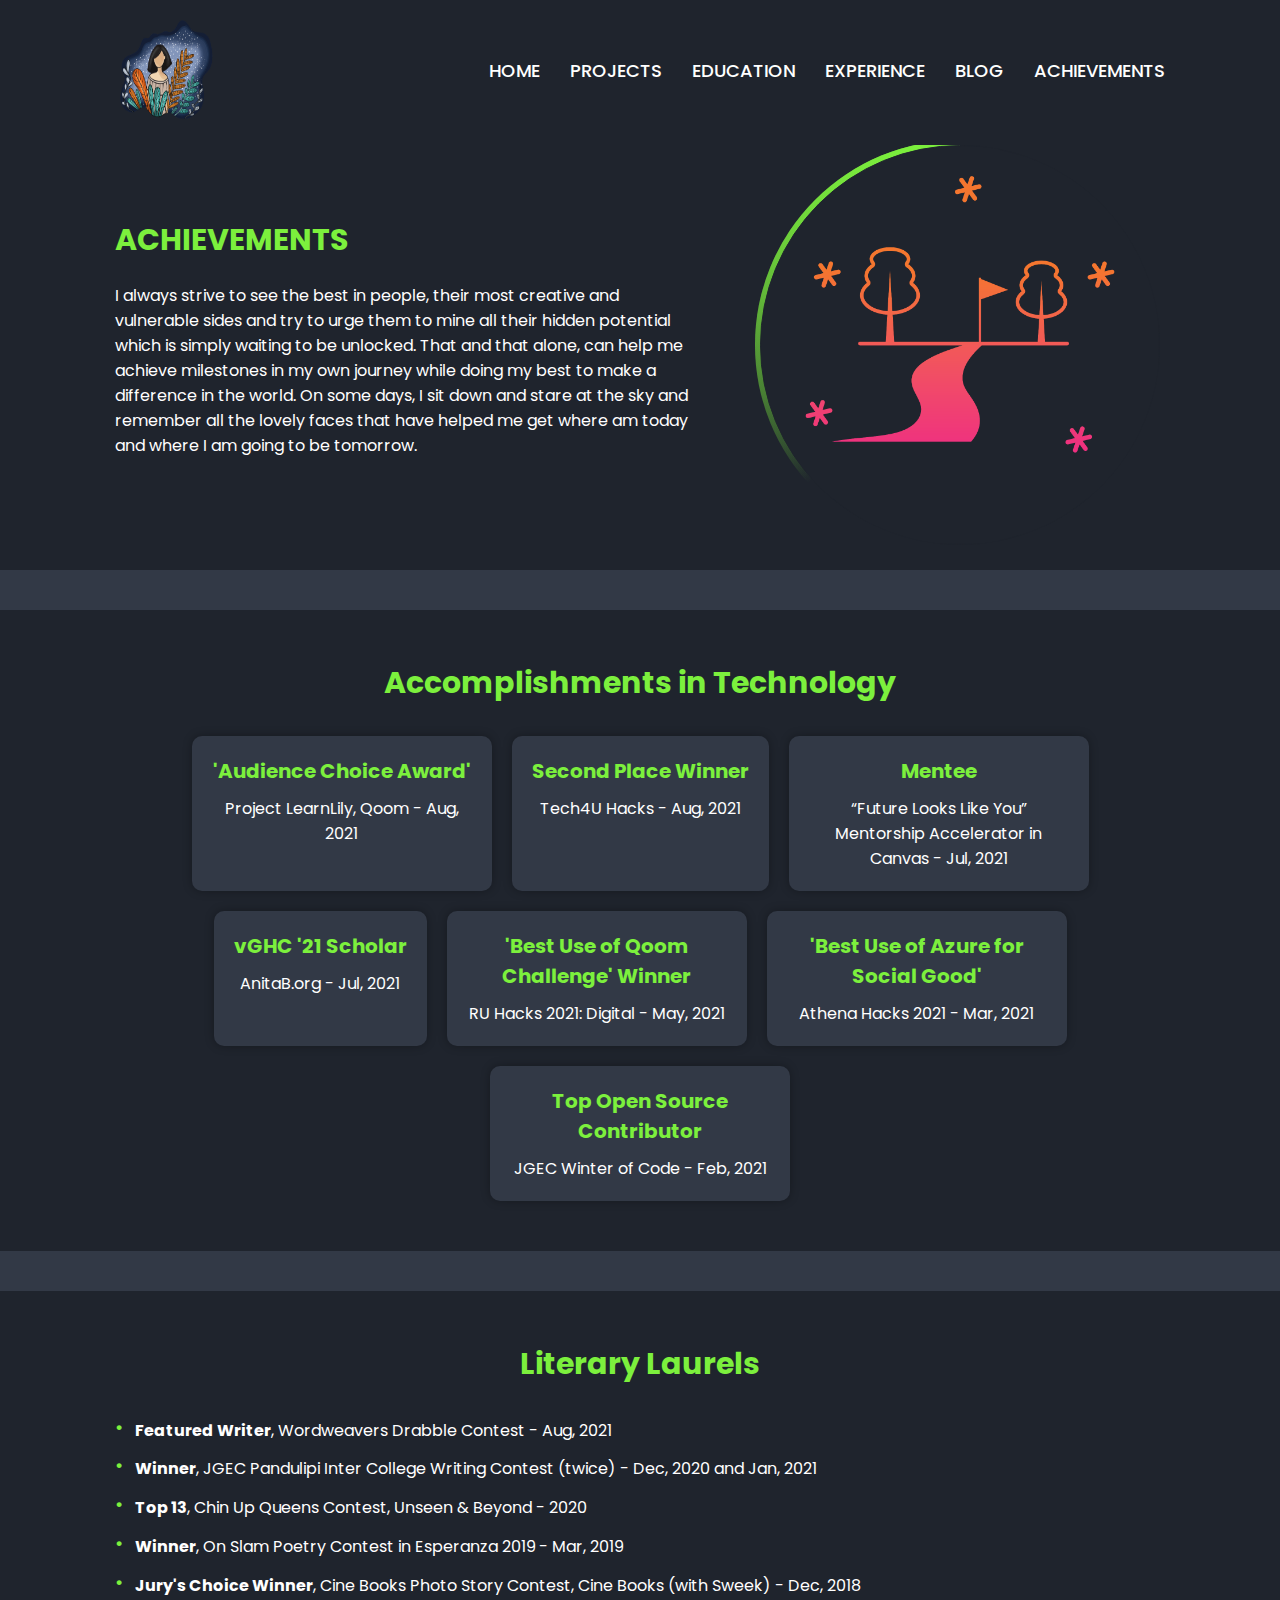
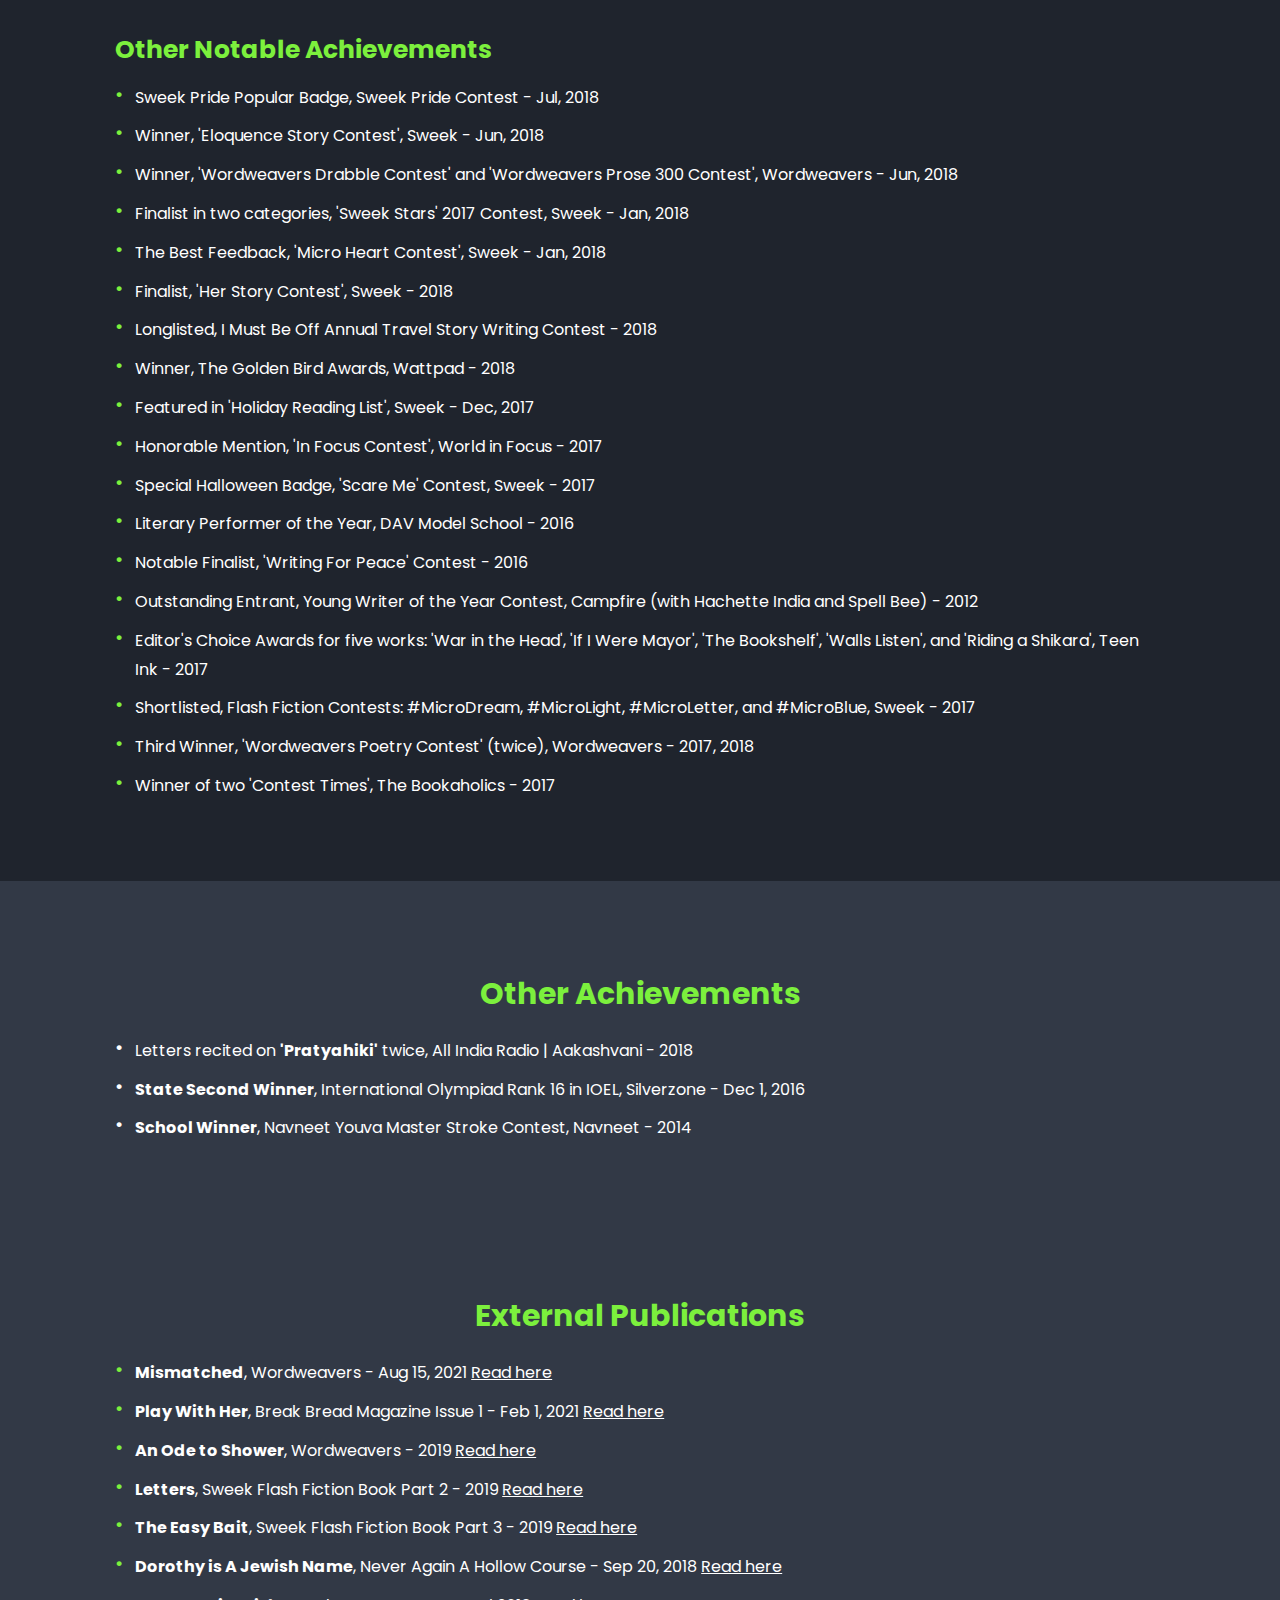
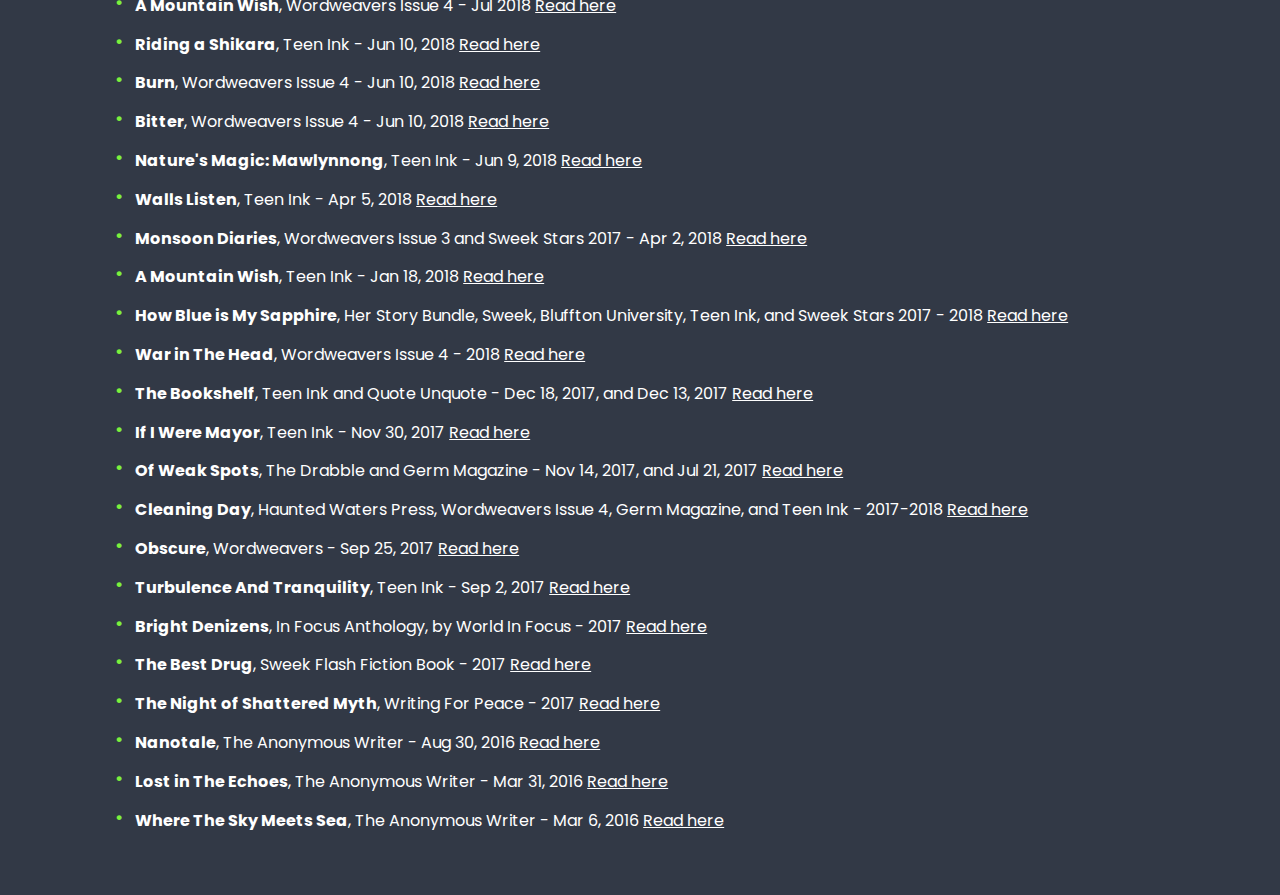
<file: achivements.html>
<!DOCTYPE html>
<html lang="en">
  <head>
    <meta charset="UTF-8" />
    <meta name="viewport" content="width=device-width, initial-scale=1.0" />
    <link rel="stylesheet" href="css/achivements.css" />
    <title>Document</title>
  </head>
  <body>
    <header>
      <img src="assets/logo.png" class="logo" />
      <i class="bx bx-menu" id="menu-icon"></i>
      <nav>
        <div class="nav-links">
          <a href="index.html" class="active">HOME</a>
          <a href="projects.html">PROJECTS</a>
          <a href="education.html">EDUCATION</a>
          <a href="experience.html">EXPERIENCE</a>
          <a href="blogs.html">BLOG</a>
          <a href="achivements.html">ACHIEVEMENTS</a>
        </div>
      </nav>
    </header>

    <section class="home">
      <div class="home-details">
        <h1>ACHIEVEMENTS</h1>

        <p>
          I always strive to see the best in people, their most creative and
          vulnerable sides and try to urge them to mine all their hidden
          potential which is simply waiting to be unlocked. That and that alone,
          can help me achieve milestones in my own journey while doing my best
          to make a difference in the world. On some days, I sit down and stare
          at the sky and remember all the lovely faces that have helped me get
          where am today and where I am going to be tomorrow.
        </p>
      </div>

      <div class="home-img">
        <div class="img-box">
          <div class="img-item">
            <img src="assets/achievements.png" alt="" />
          </div>
        </div>
      </div>
    </section>

    <section class="achievements">
      <h2>Accomplishments in Technology</h2>
      <div class="achievement-cards">
        <div class="card">
          <h3>'Audience Choice Award'</h3>
          <p>Project LearnLily, Qoom - Aug, 2021</p>
        </div>
        <div class="card">
          <h3>Second Place Winner</h3>
          <p>Tech4U Hacks - Aug, 2021</p>
        </div>
        <div class="card">
          <h3>Mentee</h3>
          <p>
            “Future Looks Like You” Mentorship Accelerator in Canvas - Jul, 2021
          </p>
        </div>
        <div class="card">
          <h3>vGHC '21 Scholar</h3>
          <p>AnitaB.org - Jul, 2021</p>
        </div>
        <div class="card">
          <h3>'Best Use of Qoom Challenge' Winner</h3>
          <p>RU Hacks 2021: Digital - May, 2021</p>
        </div>
        <div class="card">
          <h3>'Best Use of Azure for Social Good'</h3>
          <p>Athena Hacks 2021 - Mar, 2021</p>
        </div>
        <div class="card">
          <h3>Top Open Source Contributor</h3>
          <p>JGEC Winter of Code - Feb, 2021</p>
        </div>
      </div>
    </section>

    <section class="literary-laurels">
      <h2>Literary Laurels</h2>

      <div class="subsection">
        <ul>
          <li>
            <strong>Featured Writer</strong>, Wordweavers Drabble Contest - Aug,
            2021
          </li>
          <li>
            <strong>Winner</strong>, JGEC Pandulipi Inter College Writing
            Contest (twice) - Dec, 2020 and Jan, 2021
          </li>
          <li>
            <strong>Top 13</strong>, Chin Up Queens Contest, Unseen & Beyond -
            2020
          </li>
          <li>
            <strong>Winner</strong>, On Slam Poetry Contest in Esperanza 2019 -
            Mar, 2019
          </li>
          <li>
            <strong>Jury's Choice Winner</strong>, Cine Books Photo Story
            Contest, Cine Books (with Sweek) - Dec, 2018
          </li>
        </ul>
      </div>

      <div class="subsection">
        <h3>Other Notable Achievements</h3>
        <ul>
          <li>Sweek Pride Popular Badge, Sweek Pride Contest - Jul, 2018</li>
          <li>Winner, 'Eloquence Story Contest', Sweek - Jun, 2018</li>
          <li>
            Winner, 'Wordweavers Drabble Contest' and 'Wordweavers Prose 300
            Contest', Wordweavers - Jun, 2018
          </li>
          <li>
            Finalist in two categories, 'Sweek Stars' 2017 Contest, Sweek - Jan,
            2018
          </li>
          <li>The Best Feedback, 'Micro Heart Contest', Sweek - Jan, 2018</li>
          <li>Finalist, 'Her Story Contest', Sweek - 2018</li>
          <li>
            Longlisted, I Must Be Off Annual Travel Story Writing Contest - 2018
          </li>
          <li>Winner, The Golden Bird Awards, Wattpad - 2018</li>
          <li>Featured in 'Holiday Reading List', Sweek - Dec, 2017</li>
          <li>Honorable Mention, 'In Focus Contest', World in Focus - 2017</li>
          <li>Special Halloween Badge, 'Scare Me' Contest, Sweek - 2017</li>
          <li>Literary Performer of the Year, DAV Model School - 2016</li>
          <li>Notable Finalist, 'Writing For Peace' Contest - 2016</li>
          <li>
            Outstanding Entrant, Young Writer of the Year Contest, Campfire
            (with Hachette India and Spell Bee) - 2012
          </li>
          <li>
            Editor's Choice Awards for five works: 'War in the Head', 'If I Were
            Mayor', 'The Bookshelf', 'Walls Listen', and 'Riding a Shikara',
            Teen Ink - 2017
          </li>
          <li>
            Shortlisted, Flash Fiction Contests: #MicroDream, #MicroLight,
            #MicroLetter, and #MicroBlue, Sweek - 2017
          </li>
          <li>
            Third Winner, 'Wordweavers Poetry Contest' (twice), Wordweavers -
            2017, 2018
          </li>
          <li>Winner of two 'Contest Times', The Bookaholics - 2017</li>
        </ul>
      </div>
    </section>

    <section class="other-achievements">
      <h2>Other Achievements</h2>

      <ul>
        <li>
          Letters recited on <strong>'Pratyahiki'</strong> twice, All India
          Radio | Aakashvani - 2018
        </li>
        <li>
          <strong>State Second Winner</strong>, International Olympiad Rank 16
          in IOEL, Silverzone - Dec 1, 2016
        </li>
        <li>
          <strong>School Winner</strong>, Navneet Youva Master Stroke Contest,
          Navneet - 2014
        </li>
      </ul>
    </section>

    <section class="external-publications">
      <h2>External Publications</h2>
      <ul>
        <li>
          <strong>Mismatched</strong>, Wordweavers - Aug 15, 2021
          <a
            href="https://www.wordweavers.in/2021/08/drabble-2021-winners-featured-writers.html"
            target="_blank"
            >Read here</a
          >
        </li>
        <li>
          <strong>Play With Her</strong>, Break Bread Magazine Issue 1 - Feb 1,
          2021
          <a
            href="https://www.breakbreadproject.org/breakbread1/fiction-roy"
            target="_blank"
            >Read here</a
          >
        </li>
        <li>
          <strong>An Ode to Shower</strong>, Wordweavers - 2019
          <a
            href="https://www.wordweavers.in/2019/08/poetry-2019-longlist-swatilekha-roy.html"
            target="_blank"
            >Read here</a
          >
        </li>
        <li>
          <strong>Letters</strong>, Sweek Flash Fiction Book Part 2 - 2019
          <a
            href="https://publishin.sweek.com/shop/index.php/catalog/product/view/id/447559/s/sweek-flash-fiction-book-part-2-204804-publishin-sweek-com/"
            target="_blank"
            >Read here</a
          >
        </li>
        <li>
          <strong>The Easy Bait</strong>, Sweek Flash Fiction Book Part 3 - 2019
          <a href="#" target="_blank">Read here</a>
        </li>
        <li>
          <strong>Dorothy is A Jewish Name</strong>, Never Again A Hollow Course
          - Sep 20, 2018
          <a
            href="https://www.goodreads.com/book/show/42079481-never-again-a-hollow-course"
            target="_blank"
            >Read here</a
          >
        </li>
        <li>
          <strong>A Mountain Wish</strong>, Wordweavers Issue 4 - Jul 2018
          <a
            href="https://www.wordweavers.in/2018/06/prose-500-2018-winners-featured-writers.html"
            target="_blank"
            >Read here</a
          >
        </li>
        <li>
          <strong>Riding a Shikara</strong>, Teen Ink - Jun 10, 2018
          <a
            href="https://www.teenink.com/nonfiction/travel_culture/article/999238/Riding-A-Shikara"
            target="_blank"
            >Read here</a
          >
        </li>
        <li>
          <strong>Burn</strong>, Wordweavers Issue 4 - Jun 10, 2018
          <a
            href="https://www.wordweavers.in/2018/06/drabble-microfiction-winners-featured.html"
            target="_blank"
            >Read here</a
          >
        </li>
        <li>
          <strong>Bitter</strong>, Wordweavers Issue 4 - Jun 10, 2018
          <a
            href="https://www.wordweavers.in/2018/06/prose-300-2018-winners-featured-writers.html"
            target="_blank"
            >Read here</a
          >
        </li>
        <li>
          <strong>Nature's Magic: Mawlynnong</strong>, Teen Ink - Jun 9, 2018
          <a
            href="https://www.teenink.com/nonfiction/travel_culture/article/999130/Natures-Magic-Mawlynnong"
            target="_blank"
            >Read here</a
          >
        </li>
        <li>
          <strong>Walls Listen</strong>, Teen Ink - Apr 5, 2018
          <a
            href="https://www.teenink.com/poetry/free_verse/article/989470/Walls-Listen"
            target="_blank"
            >Read here</a
          >
        </li>
        <li>
          <strong>Monsoon Diaries</strong>, Wordweavers Issue 3 and Sweek Stars
          2017 - Apr 2, 2018
          <a
            href="https://wordweaversdotin.wordpress.com/2018/04/12/featured-writer-swatilekha-roy-short-story-2017/"
            target="_blank"
            >Read here</a
          >
        </li>
        <li>
          <strong>A Mountain Wish</strong>, Teen Ink - Jan 18, 2018
          <a
            href="https://www.teenink.com/nonfiction/travel_culture/article/979268/A-Mountain-Wish"
            target="_blank"
            >Read here</a
          >
        </li>
        <li>
          <strong>How Blue is My Sapphire</strong>, Her Story Bundle, Sweek,
          Bluffton University, Teen Ink, and Sweek Stars 2017 - 2018
          <a
            href="https://www.teenink.com/fiction/realistic_fiction/article/957171/How-Blue-Is-My-Sapphire"
            target="_blank"
            >Read here</a
          >
        </li>
        <li>
          <strong>War in The Head</strong>, Wordweavers Issue 4 - 2018
          <a
            href="https://wordweaversdotin.wordpress.com/2018/10/05/short-story-2018-featured-writer-swatilekha-roy/"
            target="_blank"
            >Read here</a
          >
        </li>
        <li>
          <strong>The Bookshelf</strong>, Teen Ink and Quote Unquote - Dec 18,
          2017, and Dec 13, 2017
          <a
            href="https://www.teenink.com/fiction/romance/article/975792/The-Bookshelf"
            target="_blank"
            >Read here</a
          >
        </li>
        <li>
          <strong>If I Were Mayor</strong>, Teen Ink - Nov 30, 2017
          <a
            href="https://www.teenink.com/opinion/current_events_politics/article/972860/If-I-Were-Mayor"
            target="_blank"
            >Read here</a
          >
        </li>
        <li>
          <strong>Of Weak Spots</strong>, The Drabble and Germ Magazine - Nov
          14, 2017, and Jul 21, 2017
          <a
            href="https://thedrabble.wordpress.com/2017/11/14/of-weak-spots/"
            target="_blank"
            >Read here</a
          >
        </li>
        <li>
          <strong>Cleaning Day</strong>, Haunted Waters Press, Wordweavers Issue
          4, Germ Magazine, and Teen Ink - 2017-2018
          <a
            href="https://www.teenink.com/poetry/free_verse/article/962755/Cleaning-Day"
            target="_blank"
            >Read here</a
          >
        </li>
        <li>
          <strong>Obscure</strong>, Wordweavers - Sep 25, 2017
          <a
            href="https://www.wordweavers.in/2017/09/poetry-2017-thirdprize-swatilekha-roy.html"
            target="_blank"
            >Read here</a
          >
        </li>
        <li>
          <strong>Turbulence And Tranquility</strong>, Teen Ink - Sep 2, 2017
          <a
            href="https://www.teenink.com/nonfiction/memoir/article/963069/Turbulence-And-Tranquility"
            target="_blank"
            >Read here</a
          >
        </li>
        <li>
          <strong>Bright Denizens</strong>, In Focus Anthology, by World In
          Focus - 2017
          <a
            href="https://c8899b5f-9ff2-4649-a15b-d63187455cd6.filesusr.com/ugd/650a8e_095ec67e220b4e769c1086fbec096848.pdf"
            target="_blank"
            >Read here</a
          >
        </li>
        <li>
          <strong>The Best Drug</strong>, Sweek Flash Fiction Book - 2017
          <a
            href="https://store.whitefalconpublishing.com/products/sweek-flash-fiction-book"
            target="_blank"
            >Read here</a
          >
        </li>
        <li>
          <strong>The Night of Shattered Myth</strong>, Writing For Peace - 2017
          <a
            href="https://writingforpeace.org/the-night-of-shattered-myth-by-swatilekha-roy/"
            target="_blank"
            >Read here</a
          >
        </li>
        <li>
          <strong>Nanotale</strong>, The Anonymous Writer - Aug 30, 2016
          <a
            href="https://www.facebook.com/TheAnonymousWriter/photos/nanotale-%7C-sent-by-swatilekha/1137916332914068/"
            target="_blank"
            >Read here</a
          >
        </li>
        <li>
          <strong>Lost in The Echoes</strong>, The Anonymous Writer - Mar 31,
          2016
          <a
            href="https://www.hugedomains.com/domain_profile.cfm?d=theanonymouswriter.com"
            target="_blank"
            >Read here</a
          >
        </li>
        <li>
          <strong>Where The Sky Meets Sea</strong>, The Anonymous Writer - Mar
          6, 2016
          <a
            href="https://www.hugedomains.com/domain_profile.cfm?d=theanonymouswriter.com"
            target="_blank"
            >Read here</a
          >
        </li>
      </ul>
    </section>
  </body>
</html>
</file>
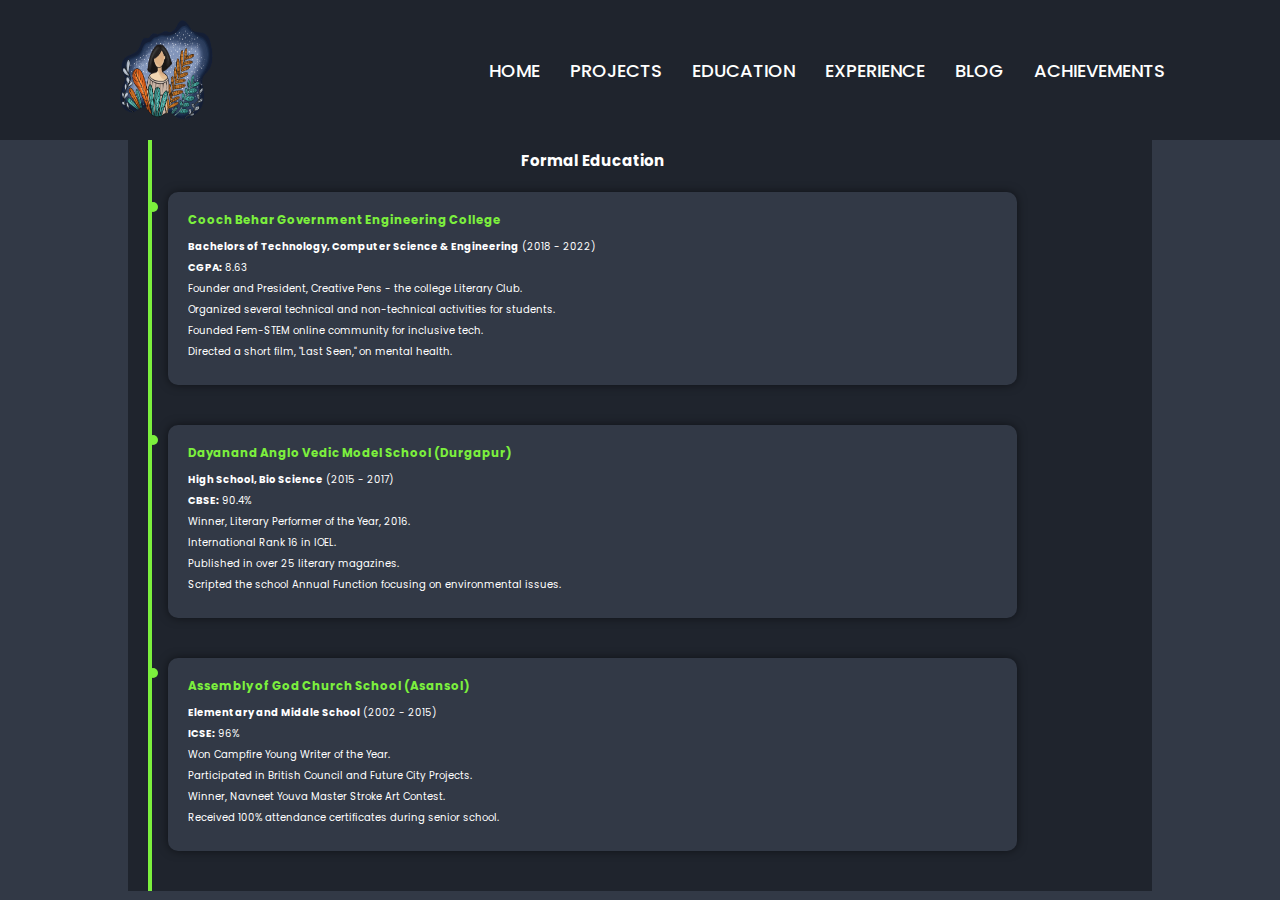
<file: education.html>
<!DOCTYPE html>
<html lang="en">
  <head>
    <meta charset="UTF-8" />
    <meta name="viewport" content="width=device-width, initial-scale=1.0" />
    <link rel="stylesheet" href="css/education.css" />
    <title>Formal Education</title>
  </head>
  <body>
    <header>
      <img src="assets/logo.png" class="logo" />
      <i class="bx bx-menu" id="menu-icon"></i>
      <nav>
        <div class="nav-links">
          <a href="index.html" class="active">HOME</a>
          <a href="projects.html">PROJECTS</a>
          <a href="education.html">EDUCATION</a>
          <a href="experience.html">EXPERIENCE</a>
          <a href="blogs.html">BLOG</a>
          <a href="achivements.html">ACHIEVEMENTS</a>
        </div>
      </nav>
    </header>

    <section class="education-section">
      <h2>Formal Education</h2>

      <div class="education-item">
        <h3>Cooch Behar Government Engineering College</h3>
        <p>
          <strong
            >Bachelors of Technology, Computer Science & Engineering</strong
          >
          (2018 - 2022)
        </p>
        <p><strong>CGPA:</strong> 8.63</p>
        <ul>
          <li>
            Founder and President, Creative Pens - the college Literary Club.
          </li>
          <li>
            Organized several technical and non-technical activities for
            students.
          </li>
          <li>Founded Fem-STEM online community for inclusive tech.</li>
          <li>Directed a short film, "Last Seen," on mental health.</li>
        </ul>
      </div>

      <div class="education-item">
        <h3>Dayanand Anglo Vedic Model School (Durgapur)</h3>
        <p><strong>High School, Bio Science</strong> (2015 - 2017)</p>
        <p><strong>CBSE:</strong> 90.4%</p>
        <ul>
          <li>Winner, Literary Performer of the Year, 2016.</li>
          <li>International Rank 16 in IOEL.</li>
          <li>Published in over 25 literary magazines.</li>
          <li>
            Scripted the school Annual Function focusing on environmental
            issues.
          </li>
        </ul>
      </div>

      <div class="education-item">
        <h3>Assembly of God Church School (Asansol)</h3>
        <p><strong>Elementary and Middle School</strong> (2002 - 2015)</p>
        <p><strong>ICSE:</strong> 96%</p>
        <ul>
          <li>Won Campfire Young Writer of the Year.</li>
          <li>Participated in British Council and Future City Projects.</li>
          <li>Winner, Navneet Youva Master Stroke Art Contest.</li>
          <li>Received 100% attendance certificates during senior school.</li>
        </ul>
      </div>
    </section>
  </body>
</html>
</file>
<file: css/achivements.css>
@import url('https://fonts.googleapis.com/css2?family=Poppins:wght@400;500;700&display=swap');
 
* {
  font-family: "Poppins", sans-serif;
  margin: 0;
  padding: 0;
  box-sizing: border-box;
  text-decoration: none;
  border: none;
  outline: none;
}

:root {
  --bg-color: #1f242d;
  --second-bg-color: #323946;
  --main-color: #7cf03d;
  --white-color: #fff;
  --disabled-color: #fff3;
}

html {
  font-size: 62.5%;
}

body {
  display: flex;
  flex-direction: column;
  min-height: 100vh;
  color: var(--white-color);
  background-color: var(--second-bg-color);
}

/* Navigation Bar Styling */
header {
  position: fixed;
  top: 0;
  left: 0;
  width: 100%;
  padding: 2rem 9%;
  background-color: var(--bg-color);
  display: flex;
  justify-content: space-between;
  align-items: center;
  z-index: 100;
}

.logo {
  height: 100px;
  width: 100px;
  color: var(--white-color);
}

nav {
  display: flex;
  justify-content: flex-end;
}

nav .nav-links {
  display: flex;
  gap: 3rem;
}

nav a {
  color: var(--white-color);
  font-size: 1.8rem;
  font-weight: 500;
  transition: color 0.3s;
}

nav a:hover {
  color: var(--main-color);
}

#menu-icon {
  font-size: 2.5rem;
  display: none;
  cursor: pointer;
}

/* Media Queries for Mobile */
@media (max-width: 768px) {
  /* Hide the navbar links by default on small screens */
  .nav-links {
    display: none;
    flex-direction: column;
    gap: 1.5rem;
    position: absolute;
    top: 5rem;
    right: 2rem;
    background-color: var(--bg-color);
    padding: 2rem;
    border-radius: 1rem;
    box-shadow: 0 0 10px rgba(0, 0, 0, 0.3);
  }

  /* Display the hamburger icon on small screens */
  #menu-icon {
    display: block;
  }

  /* Show the navigation links when the menu icon is clicked */
  .nav-links.show {
    display: flex;
  }

  nav a {
    font-size: 2rem;
  }
}
/*
/* Home Section Styling */
/* Heading Section Styling */

section {
  padding: 10rem 9% 2rem;
  background: var(--bg-color);
  margin-top: 4rem;
}



.home {
  display: flex;
  align-items: center;
  gap: 5rem;
}

.home-details h1 {
  font-size: clamp(3.5rem, 10vw, 5.5rem);
}

.home-details h2 {
  display: inline-block;
  font-size: 3.2rem;
  margin-top: -1rem;
}

.home-details h2 span {
  position: relative;
  display: inline-block;
  color: transparent;
  -webkit-text-stroke: 0.07rem var(--main-color);
  animation: display-text 16s linear infinite;
  animation-delay: calc(-4s * var(--i));
}

@keyframes display-text {
  25%, 100% {
    display: none;
  }
}

.home-details h2 span::before {
  content: attr(data-text);
  position: absolute;
  width: 0;
  border-right: 0.2rem solid var(--main-color);
  color: var(--main-color);
  white-space: nowrap;
  overflow: hidden;
  animation: fill-text 4s linear infinite;
}

@keyframes fill-text {
  10%, 100% {
    width: 0;
  }
  70%, 90% {
    width: 100%;
  }
}

.home-details p {
  font-size: 1.6rem;
  margin: 1rem 0 2.5rem;
}

.home-details .btn-sci {
  display: flex;
  align-items: center;
}

.btn {
  display: inline-block;
  padding: 1rem 3rem;
  background: var(--main-color);
  border: 0.2rem solid var(--main-color);
  border-radius: 4rem;
  box-shadow: 0 0 1rem var(--main-color);
  font-size: 1.6rem;
  color: var(--bg-color);
  font-weight: 500;
}

.btn:hover {
  background: transparent;
  color: var(--main-color);
  box-shadow: none;
}

.home-details .btn-sci .sci {
  margin-left: 2rem;
}

.home-details h1 {
  text-align: left; /* Aligns the text to the start (left) */
  margin: 0; /* Remove default margin */
  padding: 1rem 0; /* Add some spacing for aesthetics */
  font-size: 3rem; /* Adjust size as needed */
  color: var(--main-color); /* Optional: Theme color */
}

.home .home-details .btn-sci .sci a {
  display: inline-flex;
  justify-content: center;
  align-items: center;
  padding: 0.8rem;
  border: 0.2rem solid var(--main-color);
  border-radius: 50%;
  font-size: 2rem;
  color: var(--main-color);
  margin: 0 0.8rem;
  transition: 0.5s;
}

.home .home-details .btn-sci .sci a:hover {
  background: var(--main-color);
  color: var(--bg-color);
  box-shadow: 0 0 1rem var(--main-color);
}

.home-img .img-box {
  position: relative;
  width: 32vw;
  height: 32vw;
  border-radius: 50%;
  padding: 0.5rem;
  display: flex;
  justify-content: center;
  overflow: hidden;
}

.home-img .img-box::before,
.home-img .img-box::after {
  content: '';
  position: absolute;
  width: 50rem;
  height: 50rem;
  background: conic-gradient(transparent, transparent, transparent, var(--main-color));
  transform: rotate(0deg);
  animation: rotate-border 5s linear infinite;
}

@keyframes rotate-border {
  100% {
    transform: rotate(360deg);
  }
}

.home-img .img-box .img-item {
  position: relative;
  width: 100%;
  height: 100%;
  background: var(--bg-color);
  border-radius: 50%;
  border: 0.01rem solid var(--bg-color);
  display: flex;
  justify-content: center;
  z-index: 1;
  overflow: hidden;
}

.home-img .img-box .img-item img {
  position: absolute;
  top: 3rem;
  display: block;
  width: 78%;
  object-fit: cover;
  mix-blend-mode: lighten;
}


.achievements {
  padding: 5rem 9%;
  background-color: var(--bg-color);
  text-align: center;
}

.achievements h2 {
  font-size: 3rem;
  color: var(--main-color);
  margin-bottom: 3rem;
}

.achievement-cards {
  display: flex;
  flex-wrap: wrap;
  gap: 2rem;
  justify-content: center;
}

.card {
  background-color: var(--second-bg-color);
  padding: 2rem;
  border-radius: 1rem;
  box-shadow: 0 0 10px rgba(0, 0, 0, 0.3);
  max-width: 300px;
  transition: transform 0.3s, box-shadow 0.3s;
}

.card:hover {
  transform: scale(1.05);
  box-shadow: 0 0 15px rgba(0, 0, 0, 0.5);
}

.card h3 {
  font-size: 2rem;
  color: var(--main-color);
  margin-bottom: 1rem;
}

.card p {
  font-size: 1.6rem;
  color: var(--white-color);
}

.literary-laurels {
  padding: 5rem 9%;
  background-color: var(--bg-color);
  color: var(--white-color);
}

.literary-laurels h2 {
  font-size: 3rem;
  color: var(--main-color);
  margin-bottom: 3rem;
  text-align: center;
}

.literary-laurels .subsection {
  margin-bottom: 3rem;
}

.literary-laurels h3 {
  font-size: 2.5rem;
  color: var(--main-color);
  margin-bottom: 1.5rem;
}

.literary-laurels ul {
  list-style-type: none;
  padding-left: 0;
}

.literary-laurels ul li {
  font-size: 1.6rem;
  margin-bottom: 1rem;
  line-height: 1.8;
  position: relative;
  padding-left: 2rem;
}

.literary-laurels ul li::before {
  content: "•";
  position: absolute;
  left: 0;
  color: var(--main-color);
  font-size: 2rem;
  line-height: 1;
}

.other-achievements {
  padding: 5rem 9%;
  background-color: var(--bg-light-color);
  color: var(--dark-color);
}

.other-achievements h2 {
  font-size: 3rem;
  color: var(--main-color);
  margin-bottom: 2rem;
  text-align: center;
}

.other-achievements ul {
  list-style-type: none;
  padding-left: 0;
}

.other-achievements ul li {
  font-size: 1.6rem;
  margin-bottom: 1rem;
  line-height: 1.8;
  position: relative;
  padding-left: 2rem;
}

.other-achievements ul li::before {
  content: "•";
  position: absolute;
  left: 0;
  color: var(--accent-color);
  font-size: 2rem;
  line-height: 1;
}

.external-publications {
  padding: 5rem 9%;
  background-color: var(--bg-light-color);
  color: var(--dark-color);
}

.external-publications h2 {
  font-size: 3rem;
  color: var(--main-color);
  margin-bottom: 2rem;
  text-align: center;
}

.external-publications ul {
  list-style-type: none;
  padding-left: 0;
}

.external-publications ul li {
  font-size: 1.6rem;
  margin-bottom: 1.5rem;
  line-height: 1.8;
  position: relative;
}

.external-publications ul li a {
  color: var(--link-color);
  text-decoration: underline;
}

.external-publications ul li::before {
  content: "•";
  position: absolute;
  left: 0;
  color: var(--accent-color);
  font-size: 2rem;
  line-height: 1;
}

.external-publications ul {
  list-style-type: none;
  padding-left: 0;
}

.external-publications ul li {
  font-size: 1.6rem;
  margin-bottom: 1rem;
  line-height: 1.8;
  position: relative;
  padding-left: 2rem;
}

.external-publications ul li::before {
  content: "•";
  position: absolute;
  left: 0;
  color: var(--main-color);
  font-size: 2rem;
  line-height: 1;
}
</file>
<file: css/education.css>
@import url('https://fonts.googleapis.com/css2?family=Poppins:wght@400;500;700&display=swap');

* {
  font-family: "Poppins", sans-serif;
  margin: 0;
  padding: 0;
  box-sizing: border-box;
  text-decoration: none;
  border: none;
  outline: none;
}

:root {
  --bg-color: #1f242d;
  --second-bg-color: #323946;
  --main-color: #7cf03d;
  --white-color: #fff;
  --disabled-color: #fff3;
}

html {
  font-size: 62.5%;;
}

body {
  display: flex;
  flex-direction: column;
  align-items: center;
  justify-content: center;
  min-height: 100vh;
  color: var(--white-color);
  background-color: var(--second-bg-color);
}

/* Navigation Bar Styling */
header {
  position: fixed;
  top: 0;
  left: 0;
  width: 100%;
  padding: 2rem 9%;
  background-color: var(--bg-color);
  display: flex;
  justify-content: space-between;
  align-items: center;
  z-index: 100;
}

.logo {
  height: 100px;
  width: 100px;
  color: var(--white-color);
}

nav {
  display: flex;
  justify-content: flex-end;
}

nav .nav-links {
  display: flex;
  gap: 3rem;
}

nav a {
  color: var(--white-color);
  font-size: 1.8rem;
  font-weight: 500;
  transition: color 0.3s;
}

nav a:hover {
  color: var(--main-color);
}

#menu-icon {
  font-size: 2.5rem;
  display: none;
  cursor: pointer;
}

/* Media Queries for Mobile */
@media (max-width: 768px) {
  /* Hide the navbar links by default on small screens */
  .nav-links {
    display: none;
    flex-direction: column;
    gap: 1.5rem;
    position: absolute;
    top: 5rem;
    right: 2rem;
    background-color: var(--bg-color);
    padding: 2rem;
    border-radius: 1rem;
    box-shadow: 0 0 10px rgba(0, 0, 0, 0.3);
  }

  /* Display the hamburger icon on small screens */
  #menu-icon {
    display: block;
  }

  /* Show the navigation links when the menu icon is clicked */
  .nav-links.show {
    display: flex;
  }

  nav a {
    font-size: 2rem;
  }
}

/* Education Section Styling with Timeline */
section {
  padding: 10rem 9% 2rem;
  background: var(--bg-color);
  margin-top: 4rem;
  display: flex;
  flex-direction: column;
  align-items: center;
}

.education-section {
  width: 80%;
  display: flex;
  flex-direction: column;
  position: relative;
  padding-left: 2rem;
}

.education-section::before {
  content: "";
  position: absolute;
  top: 0;
  left: 20px;
  width: 4px;
  height: 100%;
  background-color: var(--main-color);
}

.education-item {
  margin: 2rem 0;
  padding: 2rem;
  background: var(--second-bg-color);
  border-radius: 1rem;
  box-shadow: 0 0 10px rgba(0, 0, 0, 0.5);
  text-align: left;
  position: relative;
  width: calc(100% - 4rem);
}

.education-item::before {
  content: "";
  position: absolute;
  top: 1rem;
  left: -20px;
  width: 10px;
  height: 10px;
  background-color: var(--main-color);
  border-radius: 50%;
}

.education-item h3 {
  color: var(--main-color);
  margin-bottom: 1rem;
}

.education-item p {
  margin: 0.5rem 0;
}

.education-item ul {
  list-style: none;
  padding: 0;
}

.education-item ul li {
  margin: 0.5rem 0;
}

/* Responsive Timeline */
@media (max-width: 768px) {
  .education-section {
    padding-left: 1rem;
  }

  .education-section::before {
    left: 10px;
  }

  .education-item {
    padding: 1.5rem;
    width: calc(100% - 2rem);
  }

  .education-item::before {
    left: -15px;
  }
}

@media (max-width: 480px) {
  .education-item h3 {
    font-size: 1.8rem;
  }

  .education-item p,
  .education-item ul li {
    font-size: 1.6rem;
  }
}
</file>
